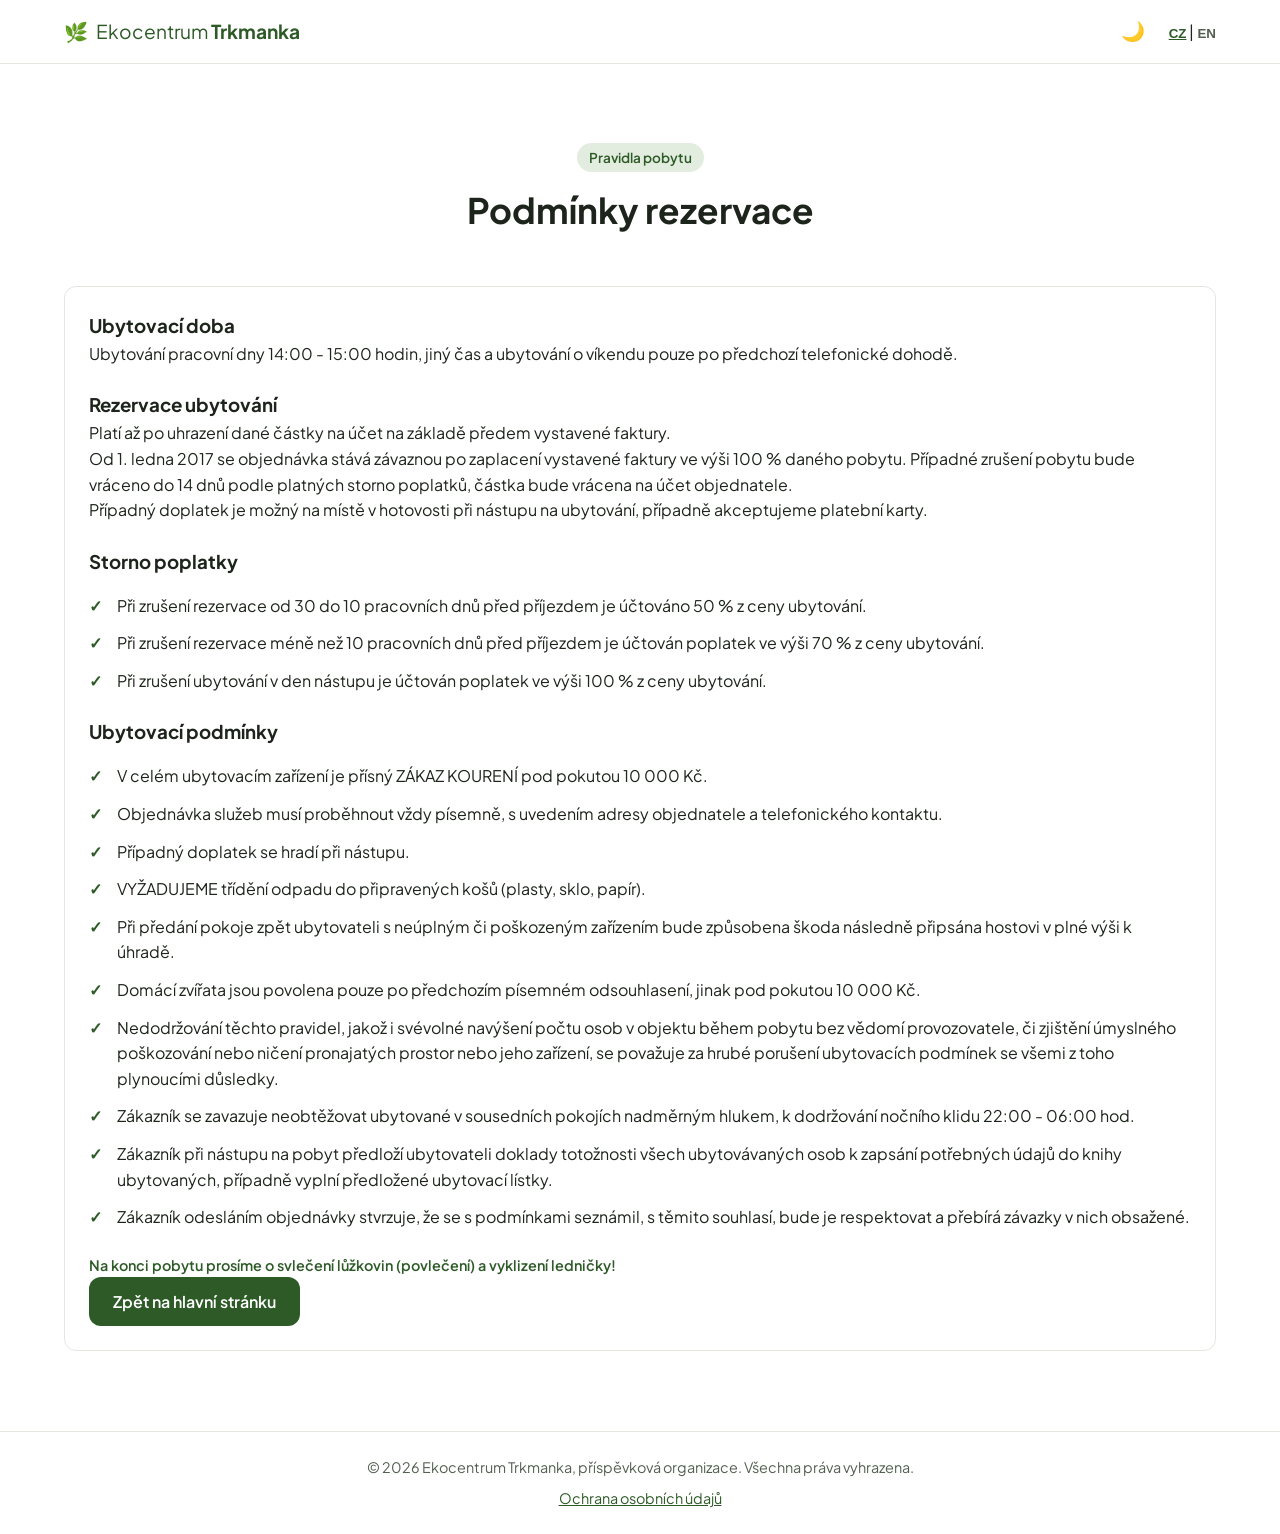
<file: podminky_ubytovani.html>
<!DOCTYPE html>
<html lang="cs">
<head>
    <meta charset="UTF-8">
    <meta name="viewport" content="width=device-width, initial-scale=1.0, viewport-fit=cover">
    <title data-cz="Ochrana osobních údajů | Ekocentrum Trkmanka" data-en="Privacy Policy | Ekocentrum Trkmanka">Ochrana osobních údajů | Ekocentrum Trkmanka</title>
    <link rel="stylesheet" href="style.css">
    <link rel="preconnect" href="https://fonts.googleapis.com">
    <link rel="preconnect" href="https://fonts.gstatic.com" crossorigin>
    <link href="https://fonts.googleapis.com/css2?family=Plus+Jakarta+Sans:wght@400;500;600;700&display=swap" rel="stylesheet">
</head>
<body>

    <!-- NAVIGACE -->
    <header class="navbar">
        <div class="container nav-container">
            <a href="index.html" class="brand-logo">
                <span class="logo-icon">🌿</span>
                <span class="logo-text">Ekocentrum <strong>Trkmanka</strong></span>
            </a>

            <div class="nav-actions">
                <button id="themeToggle" class="theme-toggle-btn" title="Přepnout tmavý/světlý režim">🌙</button>
                <div class="lang-switch">
                    <button id="lang-cz" class="lang-btn active">CZ</button>
                    <span class="divider">|</span>
                    <button id="lang-en" class="lang-btn">EN</button>
                </div>
            </div>
        </div>
    </header>

    <!-- SEKCE PODMÍNKY REZERVACE -->
    <section id="podminky-rezervace" class="section">
        <div class="container">
            <div class="section-header">
                <span class="badge" data-cz="Pravidla pobytu" data-en="Stay Rules">Pravidla pobytu</span>
                <h2 data-cz="Podmínky rezervace" data-en="Reservation Conditions">Podmínky rezervace</h2>
            </div>

            <div class="card-content">
                <h3 class="mb-2" data-cz="Ubytovací doba" data-en="Accommodation Hours">Ubytovací doba</h3>
                <p class="mb-4" data-cz="Ubytování pracovní dny 14:00 - 15:00 hodin, jiný čas a ubytování o víkendu pouze po předchozí telefonické dohodě." data-en="Accommodation on workdays 14:00 - 15:00, different times and weekend accommodation only by prior telephone agreement.">
                    Ubytování pracovní dny 14:00 - 15:00 hodin, jiný čas a ubytování o víkendu pouze po předchozí telefonické dohodě.
                </p>

                <h3 class="mb-2" data-cz="Rezervace ubytování" data-en="Accommodation Reservation">Rezervace ubytování</h3>
                <p class="mb-2" data-cz="Platí až po uhrazení dané částky na účet na základě předem vystavené faktury." data-en="Valid only after paying the given amount to the account based on a pre-issued invoice.">
                    Platí až po uhrazení dané částky na účet na základě předem vystavené faktury.
                </p>
                <p class="mb-2" data-cz="Od 1. ledna 2017 se objednávka stává závaznou po zaplacení vystavené faktury ve výši 100 % daného pobytu. Případné zrušení pobytu bude vráceno do 14 dnů podle platných storno poplatků, částka bude vrácena na účet objednatele." data-en="From January 1, 2017, the order becomes binding after paying the issued invoice amounting to 100% of the given stay. Any cancellation will be refunded within 14 days according to valid cancellation fees to the client's account.">
                    Od 1. ledna 2017 se objednávka stává závaznou po zaplacení vystavené faktury ve výši 100 % daného pobytu. Případné zrušení pobytu bude vráceno do 14 dnů podle platných storno poplatků, částka bude vrácena na účet objednatele.
                </p>
                <p class="mb-4" data-cz="Případný doplatek je možný na místě v hotovosti při nástupu na ubytování, případně akceptujeme platební karty." data-en="Possible surcharge is possible on site in cash upon arrival, or we accept payment cards.">
                    Případný doplatek je možný na místě v hotovosti při nástupu na ubytování, případně akceptujeme platební karty.
                </p>

                <h3 class="mb-2" data-cz="Storno poplatky" data-en="Cancellation Fees">Storno poplatky</h3>
                <ul class="check-list mb-4">
                    <li data-cz="Při zrušení rezervace od 30 do 10 pracovních dnů před příjezdem je účtováno 50 % z ceny ubytování." data-en="Cancellation 30 to 10 business days before arrival: 50% of the accommodation price is charged.">
                        Při zrušení rezervace od 30 do 10 pracovních dnů před příjezdem je účtováno 50 % z ceny ubytování.
                    </li>
                    <li data-cz="Při zrušení rezervace méně než 10 pracovních dnů před příjezdem je účtován poplatek ve výši 70 % z ceny ubytování." data-en="Cancellation less than 10 business days before arrival: a fee of 70% of the accommodation price is charged.">
                        Při zrušení rezervace méně než 10 pracovních dnů před příjezdem je účtován poplatek ve výši 70 % z ceny ubytování.
                    </li>
                    <li data-cz="Při zrušení ubytování v den nástupu je účtován poplatek ve výši 100 % z ceny ubytování." data-en="Cancellation on the day of arrival: a fee of 100% of the accommodation price is charged.">
                        Při zrušení ubytování v den nástupu je účtován poplatek ve výši 100 % z ceny ubytování.
                    </li>
                </ul>

                <h3 class="mb-2" data-cz="Ubytovací podmínky" data-en="Accommodation Conditions">Ubytovací podmínky</h3>
                <ul class="check-list mb-4">
                    <li data-cz="V celém ubytovacím zařízení je přísný ZÁKAZ KOURENÍ pod pokutou 10 000 Kč." data-en="Strict SMOKING BAN in the entire accommodation facility under a penalty of 10,000 CZK.">
                        V celém ubytovacím zařízení je přísný ZÁKAZ KOUŘENÍ pod pokutou 10 000 Kč.
                    </li>
                    <li data-cz="Objednávka služeb musí proběhnout vždy písemně, s uvedením adresy objednatele a telefonického kontaktu." data-en="Service orders must always be in writing, specifying the client's address and telephone contact.">
                        Objednávka služeb musí proběhnout vždy písemně, s uvedením adresy objednatele a telefonického kontaktu.
                    </li>
                    <li data-cz="Případný doplatek se hradí při nástupu." data-en="Any surcharge is paid upon arrival.">
                        Případný doplatek se hradí při nástupu.
                    </li>
                    <li data-cz="VYŽADUJEME třídění odpadu do připravených košů (plasty, sklo, papír)." data-en="WE REQUIRE waste sorting into prepared bins (plastics, glass, paper).">
                        VYŽADUJEME třídění odpadu do připravených košů (plasty, sklo, papír).
                    </li>
                    <li data-cz="Při předání pokoje zpět ubytovateli s neúplným či poškozeným zařízením bude způsobena škoda následně připsána hostovi v plné výši k úhradě." data-en="Returning the room with incomplete or damaged equipment will result in full compensation charged to the guest.">
                        Při předání pokoje zpět ubytovateli s neúplným či poškozeným zařízením bude způsobena škoda následně připsána hostovi v plné výši k úhradě.
                    </li>
                    <li data-cz="Domácí zvířata jsou povolena pouze po předchozím písemném odsouhlasení, jinak pod pokutou 10 000 Kč." data-en="Pets are allowed only with prior written agreement, otherwise subject to a penalty of 10,000 CZK.">
                        Domácí zvířata jsou povolena pouze po předchozím písemném odsouhlasení, jinak pod pokutou 10 000 Kč.
                    </li>
                    <li data-cz="Nedodržování těchto pravidel, jakož i svévolné navýšení počtu osob v objektu během pobytu bez vědomí provozovatele, či zjištění úmyslného poškozování nebo ničení pronajatých prostor nebo jeho zařízení, se považuje za hrubé porušení ubytovacích podmínek se všemi z toho plynoucími důsledky." data-en="Failure to comply with these rules, arbitrary increase of persons, or intentional damage is considered a gross violation of conditions with all consequences.">
                        Nedodržování těchto pravidel, jakož i svévolné navýšení počtu osob v objektu během pobytu bez vědomí provozovatele, či zjištění úmyslného poškozování nebo ničení pronajatých prostor nebo jeho zařízení, se považuje za hrubé porušení ubytovacích podmínek se všemi z toho plynoucími důsledky.
                    </li>
                    <li data-cz="Zákazník se zavazuje neobtěžovat ubytované v sousedních pokojích nadměrným hlukem, k dodržování nočního klidu 22:00 - 06:00 hod." data-en="The customer undertakes not to disturb accommodated guests in neighboring rooms with excessive noise, and to observe night quiet hours from 22:00 to 06:00.">
                        Zákazník se zavazuje neobtěžovat ubytované v sousedních pokojích nadměrným hlukem, k dodržování nočního klidu 22:00 - 06:00 hod.
                    </li>
                    <li data-cz="Zákazník při nástupu na pobyt předloží ubytovateli doklady totožnosti všech ubytovávaných osob k zapsání potřebných údajů do knihy ubytovaných, případně vyplní předložené ubytovací lístky." data-en="Upon arrival, the customer presents ID documents of all accommodated persons for registration, or fills out registration slips.">
                        Zákazník při nástupu na pobyt předloží ubytovateli doklady totožnosti všech ubytovávaných osob k zapsání potřebných údajů do knihy ubytovaných, případně vyplní předložené ubytovací lístky.
                    </li>
                    <li data-cz="Zákazník odesláním objednávky stvrzuje, že se s podmínkami seznámil, s těmito souhlasí, bude je respektovat a přebírá závazky v nich obsažené." data-en="By sending the order, the customer confirms that they have familiarized themselves with the conditions, agree with them, will respect them, and assume the obligations contained therein.">
                        Zákazník odesláním objednávky stvrzuje, že se s podmínkami seznámil, s těmito souhlasí, bude je respektovat a přebírá závazky v nich obsažené.
                    </li>
                </ul>

                <p class="discount-note mt-3" data-cz="Na konci pobytu prosíme o svlečení lůžkovin (povlečení) a vyklizení ledničky!" data-en="At the end of your stay, please strip the bed linens and clean out the fridge!">
                    <em>Na konci pobytu prosíme o svlečení lůžkovin (povlečení) a vyklizení ledničky!</em>
                </p>

                <a href="index.html" class="btn btn-primary" data-cz="Zpět na hlavní stránku" data-en="Back to main page">Zpět na hlavní stránku</a>
            </div>
        </div>
    </section>

    <!-- FOOTER -->
    <footer class="footer">
        <div class="container footer-content">
            <p data-cz="&copy; 2026 Ekocentrum Trkmanka, příspěvková organizace. Všechna práva vyhrazena." data-en="&copy; 2026 Ekocentrum Trkmanka, allowance organization. All rights reserved.">&copy; 2026 Ekocentrum Trkmanka, příspěvková organizace. Všechna práva vyhrazena.</p>
            <p class="mt-2"><a href="privacy.html" class="footer-link" data-cz="Ochrana osobních údajů" data-en="Privacy Policy">Ochrana osobních údajů</a></p>
        </div>
    </footer>

    <script src="script.js"></script>
</body>
</html>
</file>
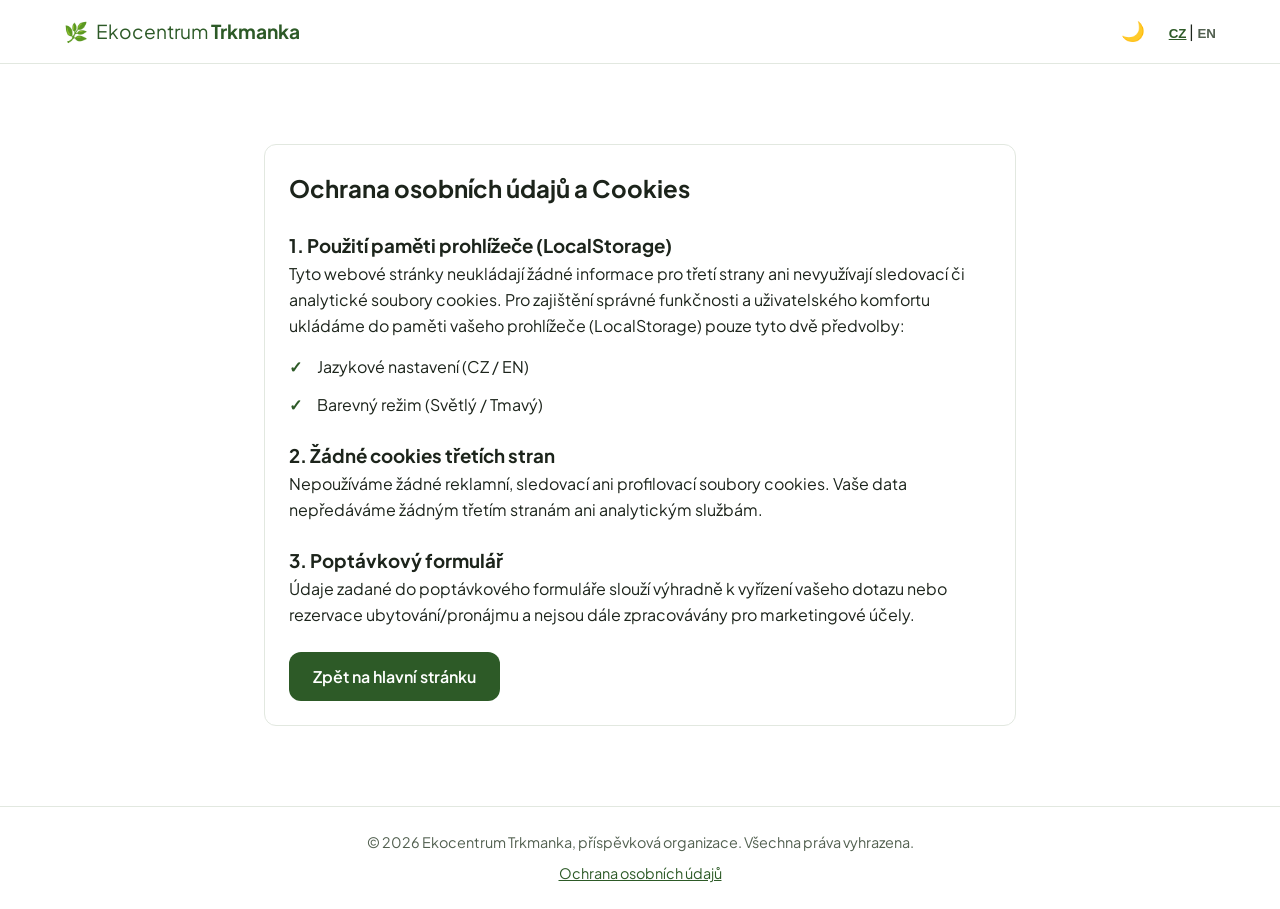
<file: privacy.html>
<!DOCTYPE html>
<html lang="cs">
<head>
    <meta charset="UTF-8">
    <meta name="viewport" content="width=device-width, initial-scale=1.0, viewport-fit=cover">
    <title data-cz="Ochrana osobních údajů | Ekocentrum Trkmanka" data-en="Privacy Policy | Ekocentrum Trkmanka">Ochrana osobních údajů | Ekocentrum Trkmanka</title>
    <link rel="stylesheet" href="style.css">
    <link rel="preconnect" href="https://fonts.googleapis.com">
    <link rel="preconnect" href="https://fonts.gstatic.com" crossorigin>
    <link href="https://fonts.googleapis.com/css2?family=Plus+Jakarta+Sans:wght@400;500;600;700&display=swap" rel="stylesheet">
</head>
<body>

    <!-- NAVIGACE -->
    <header class="navbar">
        <div class="container nav-container">
            <a href="index.html" class="brand-logo">
                <span class="logo-icon">🌿</span>
                <span class="logo-text">Ekocentrum <strong>Trkmanka</strong></span>
            </a>

            <div class="nav-actions">
                <button id="themeToggle" class="theme-toggle-btn" title="Přepnout tmavý/světlý režim">🌙</button>
                <div class="lang-switch">
                    <button id="lang-cz" class="lang-btn active">CZ</button>
                    <span class="divider">|</span>
                    <button id="lang-en" class="lang-btn">EN</button>
                </div>
            </div>
        </div>
    </header>

    <!-- OBSAH PRIVACY POLICY -->
    <section class="section">
        <div class="container" style="max-width: 800px;">
            <div class="card-content">
                <h1 class="mb-4" data-cz="Ochrana osobních údajů a Cookies" data-en="Privacy Policy & Cookies">Ochrana osobních údajů a Cookies</h1>

                <h3 class="mt-4 mb-2" data-cz="1. Použití paměti prohlížeče (LocalStorage)" data-en="1. Use of Browser Local Storage">1. Použití paměti prohlížeče (LocalStorage)</h3>
                <p class="mb-3" data-cz="Tyto webové stránky neukládají žádné informace pro třetí strany ani nevyužívají sledovací či analytické soubory cookies. Pro zajištění správné funkčnosti a uživatelského komfortu ukládáme do paměti vašeho prohlížeče (LocalStorage) pouze tyto dvě předvolby:" data-en="This website does not store any third-party information and does not use tracking or analytical cookies. To ensure proper functionality and user comfort, we only store the following two preferences in your browser's LocalStorage:">
                    Tyto webové stránky neukládají žádné informace pro třetí strany ani nevyužívají sledovací či analytické soubory cookies. Pro zajištění správné funkčnosti a uživatelského komfortu ukládáme do paměti vašeho prohlížeče (LocalStorage) pouze tyto dvě předvolby:
                </p>
                <ul class="check-list mb-4">
                    <li data-cz="Jazykové nastavení (CZ / EN)" data-en="Language preference (CZ / EN)">Jazykové nastavení (CZ / EN)</li>
                    <li data-cz="Barevný režim (Světlý / Tmavý)" data-en="Color theme preference (Light / Dark)">Barevný režim (Světlý / Tmavý)</li>
                </ul>

                <h3 class="mt-4 mb-2" data-cz="2. Žádné cookies třetích stran" data-en="2. No Third-Party Cookies">2. Žádné cookies třetích stran</h3>
                <p class="mb-3" data-cz="Nepoužíváme žádné reklamní, sledovací ani profilovací soubory cookies. Vaše data nepředáváme žádným třetím stranám ani analytickým službám." data-en="We do not use any advertising, tracking, or profiling cookies. We do not transfer your data to any third parties or analytics services.">
                    Nepoužíváme žádné reklamní, sledovací ani profilovací soubory cookies. Vaše data nepředáváme žádným třetím stranám ani analytickým službám.
                </p>

                <h3 class="mt-4 mb-2" data-cz="3. Poptávkový formulář" data-en="3. Inquiry Form">3. Poptávkový formulář</h3>
                <p class="mb-4" data-cz="Údaje zadané do poptávkového formuláře slouží výhradně k vyřízení vašeho dotazu nebo rezervace ubytování/pronájmu a nejsou dále zpracovávány pro marketingové účely." data-en="Data entered into the inquiry form is used exclusively to respond to your inquiry or reservation request and is not processed for marketing purposes.">
                    Údaje zadané do poptávkového formuláře slouží výhradně k vyřízení vašeho dotazu nebo rezervace ubytování/pronájmu a nejsou dále zpracovávány pro marketingové účely.
                </p>

                <a href="index.html" class="btn btn-primary" data-cz="Zpět na hlavní stránku" data-en="Back to main page">Zpět na hlavní stránku</a>
            </div>
        </div>
    </section>

    <!-- FOOTER -->
    <footer class="footer">
        <div class="container footer-content">
            <p data-cz="&copy; 2026 Ekocentrum Trkmanka, příspěvková organizace. Všechna práva vyhrazena." data-en="&copy; 2026 Ekocentrum Trkmanka, allowance organization. All rights reserved.">&copy; 2026 Ekocentrum Trkmanka, příspěvková organizace. Všechna práva vyhrazena.</p>
            <p class="mt-2"><a href="privacy.html" class="footer-link" data-cz="Ochrana osobních údajů" data-en="Privacy Policy">Ochrana osobních údajů</a></p>
        </div>
    </footer>

    <script src="script.js"></script>
</body>
</html>
</file>
<file: style.css>
:root {
    --primary: #2d5a27;
    --primary-hover: #1e3d1a;
    --accent: #87a96b;
    --bg-light: #f7f9f6;
    --text-dark: #1c241b;
    --text-muted: #526050;
    --white: #ffffff;
    --border: #e2e8e0;
    --radius: 12px;
    --transition: all 0.3s ease;
}

* { margin: 0; padding: 0; box-sizing: border-box; }
html { scroll-behavior: smooth; font-family: 'Plus Jakarta Sans', sans-serif; color: var(--text-dark); background: var(--white); }
body { line-height: 1.6; background-color: var(--white); color: var(--text-dark); }
.container { max-width: 1200px; margin: 0 auto; padding: 0 24px; }

/* NAVIGACE */
.navbar { position: sticky; top: 0; background: rgba(255,255,255,0.95); backdrop-filter: blur(8px); border-bottom: 1px solid var(--border); z-index: 1000; padding: 16px 0; }
.nav-container { display: flex; justify-content: space-between; align-items: center; }
.brand-logo { display: flex; align-items: center; gap: 8px; text-decoration: none; color: var(--primary); font-size: 1.2rem; }
.nav-menu { display: flex; gap: 24px; }
.nav-menu a { text-decoration: none; color: var(--text-dark); font-weight: 500; transition: var(--transition); }
.nav-menu a:hover { color: var(--primary); }
.nav-actions { display: flex; align-items: center; gap: 16px; }
.lang-btn { background: none; border: none; cursor: pointer; color: var(--text-muted); font-weight: 600; }
.lang-btn.active { color: var(--primary); text-decoration: underline; }
.menu-toggle { display: none; background: none; border: none; cursor: pointer; flex-direction: column; gap: 5px; }
.menu-toggle span { width: 24px; height: 2px; background: var(--text-dark); }

/* GRID LAYOUTY & PRVKY SEKCE */
.section { padding: 80px 0; }
.bg-light { background-color: var(--bg-light); }
.section-header { text-align: center; max-width: 650px; margin: 0 auto 48px auto; }
.section-header h2 { font-size: 2.2rem; margin: 12px 0; color: var(--text-dark); }

.grid-2 { display: grid; grid-template-columns: 1fr 1fr; gap: 48px; align-items: center; }
.grid-3 { display: grid; grid-template-columns: repeat(3, 1fr); gap: 32px; }

/* KARTY & OBRÁZKY */
.img-placeholder { width: 100%; height: 380px; background: #e0e6df; border-radius: var(--radius); display: flex; align-items: center; justify-content: center; object-fit: cover; }
.img-placeholder-sm { width: 100%; height: 200px; background: #e0e6df; border-radius: var(--radius) var(--radius) 0 0; object-fit: cover; }

.card-content { background: var(--white); padding: 24px; border-radius: var(--radius); border: 1px solid var(--border); color: var(--text-dark); }

.feature-card { background: var(--white); border-radius: var(--radius); border: 1px solid var(--border); overflow: hidden; padding-bottom: 24px; }
.feature-card h3, .feature-card p { padding: 0 20px; }
.feature-card h3 { margin-top: 16px; font-size: 1.25rem; }

.check-list { list-style: none; margin-top: 16px; }
.check-list li { margin-bottom: 12px; position: relative; padding-left: 28px; color: var(--text-dark); }
.check-list li::before { content: "✓"; position: absolute; left: 0; color: var(--primary); font-weight: bold; }

.check-list-2col {
    list-style: none;
    margin-top: 16px;
    display: grid;
    grid-template-columns: repeat(2, 1fr);
    gap: 12px 24px;
}
.check-list-2col li { position: relative; padding-left: 28px; color: var(--text-dark); }
.check-list-2col li::before { content: "✓"; position: absolute; left: 0; color: var(--primary); font-weight: bold; }

/* TABULKY A CENÍKY */
.price-box { background: var(--white); padding: 24px; border-radius: var(--radius); border: 1px solid var(--border); color: var(--text-dark); }
.price-box h3 { color: var(--text-dark); }
.price-table { width: 100%; border-collapse: collapse; margin-top: 16px; }
.price-table th, .price-table td { text-align: left; padding: 10px; border-bottom: 1px solid var(--border); font-size: 0.95rem; color: var(--text-dark); }
.price-table th { background: var(--bg-light); color: var(--primary); }

.room-link { color: var(--primary); text-decoration: underline; cursor: pointer; font-weight: bold; }
.room-link:hover { color: var(--primary-hover); }

.badge { background: #e2ede0; color: var(--primary); padding: 6px 12px; border-radius: 20px; font-size: 0.85rem; font-weight: 600; }
.badge-sm { font-size: 0.75rem; color: #c0392b; background: #fdf2e9; padding: 2px 8px; border-radius: 4px; margin-left: 8px; }
.discount-note { font-weight: 600; color: var(--primary); font-size: 0.9rem; }

/* POMOCNÉ TŘÍDY (UTILITIES) */
.border-top { border-top: 1px solid var(--border); }
.pt-4 { padding-top: 24px; }
.mt-2 { margin-top: 8px; } .mt-4 { margin-top: 24px; } .mb-3 { margin-bottom: 16px; } .mb-4 { margin-bottom: 24px; }
.small-text { font-size: 0.85rem; color: var(--text-muted); }
.w-100 { width: 100%; }

/* FORMULÁŘ & KONTAKTY */
.contact-grid { display: grid; grid-template-columns: 1fr 1fr; gap: 48px; }
.contact-info h2, .contact-info p { color: var(--text-dark); }
.contact-list { list-style: none; margin-top: 20px; display: flex; flex-direction: column; gap: 12px; }
.contact-list li { color: var(--text-dark); }
.contact-box { background: var(--white); padding: 32px; border-radius: var(--radius); border: 1px solid var(--border); color: var(--text-dark); }
.form-group { margin-bottom: 16px; }
.form-group input, .form-group textarea { 
    width: 100%; 
    padding: 12px; 
    border: 1px solid var(--border); 
    border-radius: 8px; 
    font-family: inherit; 
    background-color: var(--white);
    color: var(--text-dark);
}
.form-group input::placeholder, .form-group textarea::placeholder {
    color: var(--text-muted);
}
.btn { display: inline-block; padding: 12px 24px; border-radius: var(--radius); text-decoration: none; font-weight: 600; border: none; cursor: pointer; }
.btn-primary { background: var(--primary); color: #ffffff; }
.btn-primary:hover { background: var(--primary-hover); }
.footer { padding: 24px 0; text-align: center; font-size: 0.9rem; border-top: 1px solid var(--border); color: var(--text-muted); background-color: var(--white); }

/* MODÁLNÍ OKNA (GALERIE & TEXTY) */
.modal {
    display: none;
    position: fixed;
    top: 0; left: 0;
    width: 100%; height: 100%;
    background: rgba(0, 0, 0, 0.85);
    z-index: 2000;
    justify-content: center; align-items: center;
    padding: 20px;
}
.modal-content {
    background: var(--white);
    padding: 24px;
    border-radius: var(--radius);
    max-width: 850px; width: 100%;
    position: relative;
    color: var(--text-dark);
}
.close-modal {
    position: absolute;
    top: 15px; right: 25px;
    font-size: 36px; color: #ffffff;
    cursor: pointer; z-index: 2001;
}

/* Galerie fotek pokojů */
.main-image-container {
    width: 100%;
    height: 480px;
    margin: 16px 0;
    background: #1e1e1e;
    border-radius: 8px;
    overflow: hidden;
    display: flex;
    justify-content: center;
    align-items: center;
}
.main-gallery-img {
    max-width: 100%;
    max-height: 100%;
    width: auto;
    height: auto;
    object-fit: contain;
}
.thumbnails-row { display: flex; gap: 12px; overflow-x: auto; padding-bottom: 8px; }
.thumb-img {
    width: 90px; height: 65px;
    object-fit: cover; border-radius: 6px;
    cursor: pointer; opacity: 0.6;
    border: 2px solid transparent; transition: all 0.2s ease; flex-shrink: 0;
}
.thumb-img:hover { opacity: 0.9; }
.thumb-img.active { opacity: 1; border-color: var(--primary); }

.info-modal-box {
    max-width: 550px;
    padding: 32px;
}

.info-modal-body {
    margin-top: 16px;
    font-size: 1rem;
    line-height: 1.6;
    color: var(--text-dark);
}

.contact-card-info {
    margin-top: 20px;
    padding: 20px;
    background: var(--bg-light);
    border-radius: var(--radius);
    border-left: 4px solid var(--primary);
}

.contact-card-info h4 {
    margin-bottom: 12px;
    color: var(--primary);
    font-size: 1.1rem;
}

.info-contact-list {
    list-style: none;
    display: flex;
    flex-direction: column;
    gap: 8px;
}

.info-contact-list a {
    color: var(--primary);
    text-decoration: underline;
    font-weight: 500;
}

.info-contact-list a:hover {
    color: var(--primary-hover);
}

/* RESPONSIVITA */
@media (max-width: 850px) {
    .grid-2, .grid-3, .contact-grid { grid-template-columns: 1fr; }
    .nav-menu { display: none; }
    .menu-toggle { display: flex; }
}
@media (max-width: 600px) {
    .check-list-2col { grid-template-columns: 1fr; }
    .main-image-container { height: 260px; }
}

/* Úpravy pro podrobné texty v Sokolovně */
#sokolovna .price-table td {
    padding: 12px 10px;
    vertical-align: top;
}

#sokolovna .check-list li {
    font-size: 0.95rem;
    color: var(--text-dark);
}

/* SPECIFICKÉ PROMĚNNÉ A OPRAVY PRO TMAVÝ REŽIM */
body.dark-theme {
    --primary: #6cc05d;
    --primary-hover: #82d473;
    --accent: #87a96b;
    --bg-light: #161c15;
    --text-dark: #f0f4ef;
    --text-muted: #a8b8a5;
    --white: #222b21;
    --border: #354433;
}

body.dark-theme .navbar {
    background: rgba(34, 43, 33, 0.95);
}

body.dark-theme .form-group input, 
body.dark-theme .form-group textarea {
    background-color: #1a2219;
    color: #ffffff;
    border-color: #354433;
}

body.dark-theme .btn-primary {
    color: #161c15;
    font-weight: 700;
}

body.dark-theme .badge {
    background: #2e3d2c;
    color: #82d473;
}

/* TLAČÍTKO PRO TMAVÝ REŽIM */
.theme-toggle-btn {
    background: none;
    border: none;
    font-size: 1.2rem;
    cursor: pointer;
    padding: 4px 8px;
    border-radius: 6px;
    transition: var(--transition);
}

.theme-toggle-btn:hover {
    background: var(--bg-light);
}

/* COOKIE BANNER */
.cookie-banner {
    display: none;
    position: fixed;
    bottom: 20px;
    left: 20px;
    right: 20px;
    max-width: 600px;
    margin: 0 auto;
    background: var(--white);
    border: 1px solid var(--border);
    border-radius: var(--radius);
    padding: 20px;
    box-shadow: 0 10px 30px rgba(0, 0, 0, 0.4);
    z-index: 3000;
}

.cookie-content {
    display: flex;
    flex-direction: column;
    gap: 16px;
}

.cookie-content p {
    font-size: 0.9rem;
    color: var(--text-dark);
}

.cookie-buttons {
    display: flex;
    gap: 12px;
    justify-content: flex-end;
}

.btn-sm {
    padding: 8px 16px;
    font-size: 0.85rem;
}

.btn-outline {
    background: transparent;
    border: 1px solid var(--border);
    color: var(--text-dark);
}

.btn-outline:hover {
    background: var(--bg-light);
}

.footer-link {
    color: var(--primary);
    text-decoration: underline;
}

.footer-link:hover {
    color: var(--primary-hover);
}

.contact-list .social-item {
    margin-top: 1rem;
    list-style: none;
}

.social-link {
    display: inline-flex;
    align-items: center;
    gap: 10px;
    color: inherit;
    text-decoration: none;
    font-weight: 500;
    transition: color 0.2s ease;
}

.social-link:hover {
    color: var(--primary-color, #2563eb); 
}

.social-icon {
    width: 22px;
    height: 22px;
    fill: #1877f2; /* Klasická Facebooková modrá barva */
    transition: transform 0.2s ease;
}

.social-link:hover .social-icon {
    transform: scale(1.1);
}

/* Styl pro kontejner rozbalovacího menu */
.nav-menu .dropdown {
    position: relative;
    display: inline-block;
}

/* Skrytí samotného rozbalovacího boxu ve výchozím stavu */
.nav-menu .dropdown-menu {
    display: none;
    position: absolute;
    top: 100%;
    left: 0;
    background-color: var(--bg-card, #ffffff);
    min-width: 180px;
    box-shadow: 0 8px 16px rgba(0, 0, 0, 0.1);
    border-radius: 6px;
    padding: 8px 0;
    z-index: 1000;
    flex-direction: column;
}

/* Zobrazení menu při najetí myši (pro počítače) */
.nav-menu .dropdown:hover .dropdown-menu {
    display: flex;
}

/* Vzhled odkazů uvnitř rozbalovacího menu */
.nav-menu .dropdown-menu a {
    padding: 10px 16px;
    color: var(--text-color, #333);
    white-space: nowrap;
    text-decoration: none;
    transition: background-color 0.2s ease;
}

.nav-menu .dropdown-menu a:hover {
    background-color: rgba(0, 0, 0, 0.05);
    color: var(--primary-color, #2563eb);
}

/* Podpora pro tmavý režim (pokud web používá [data-theme="dark"]) */
[data-theme="dark"] .nav-menu .dropdown-menu {
    background-color: #1e293b;
    box-shadow: 0 8px 16px rgba(0, 0, 0, 0.4);
}

[data-theme="dark"] .nav-menu .dropdown-menu a {
    color: #f1f5f9;
}

[data-theme="dark"] .nav-menu .dropdown-menu a:hover {
    background-color: rgba(255, 255, 255, 0.05);
}

/* --- VYLEPŠENÉ HLAVNÍ MENU A DROPDOWN --- */

.nav-menu { 
    display: flex; 
    gap: 20px; 
    align-items: center; 
}

.nav-menu > a, 
.nav-menu .dropdown-toggle { 
    text-decoration: none; 
    color: var(--text-dark); 
    font-weight: 500; 
    transition: var(--transition); 
    padding: 8px 0;
    white-space: nowrap; /* Zabrání nechtěnému zalamování textu a šipky */
}

.nav-menu > a:hover, 
.nav-menu .dropdown:hover .dropdown-toggle { 
    color: var(--primary); 
}

/* Styl pro kontejner rozbalovacího menu */
.nav-menu .dropdown {
    position: relative;
    display: inline-block;
}

/* Styl rozbalovacího boxu */
.nav-menu .dropdown-menu {
    display: none;
    position: absolute;
    top: 100%;
    left: 0;
    background-color: var(--white);
    min-width: 180px;
    box-shadow: 0 10px 25px rgba(0, 0, 0, 0.1);
    border: 1px solid var(--border);
    border-radius: var(--radius);
    padding: 8px 0;
    z-index: 1000;
    flex-direction: column;
}

/* Zobrazení menu při najetí myši */
.nav-menu .dropdown:hover .dropdown-menu {
    display: flex;
}

/* Vzhled odkazů uvnitř rozbalovacího menu */
.nav-menu .dropdown-menu a {
    padding: 10px 16px;
    color: var(--text-dark);
    white-space: nowrap;
    text-decoration: none;
    font-size: 0.95rem;
    transition: background-color 0.2s ease, color 0.2s ease;
}

.nav-menu .dropdown-menu a:hover {
    background-color: var(--bg-light);
    color: var(--primary);
}

/* Podpora pro tmavý režim (využívá vaši existující třídu body.dark-theme) */
body.dark-theme .nav-menu .dropdown-menu {
    background-color: var(--white);
    border-color: var(--border);
    box-shadow: 0 10px 25px rgba(0, 0, 0, 0.4);
}

body.dark-theme .nav-menu .dropdown-menu a {
    color: var(--text-dark);
}

body.dark-theme .nav-menu .dropdown-menu a:hover {
    background-color: var(--bg-light);
    color: var(--primary);
}

/* Styl pro aktivní položku v menu – zelené podtržení */
.nav-menu > a, 
.nav-menu .dropdown-toggle {
    position: relative;
}

/* Zelená linka, která se zobrazí pod aktivní položkou */
.nav-menu > a.active::after, 
.nav-menu .dropdown.active .dropdown-toggle::after {
    content: '';
    position: absolute;
    bottom: -4px;
    left: 0;
    width: 100%;
    height: 3px;
    background-color: var(--primary); /* Použije vaši zelenou barvu */
    border-radius: 2px;
    transition: var(--transition);
}

.camp-img-placeholder {
    height: 220px;
}

.camp-list {
    list-style: none;
    padding-left: 20px;
}

.card-btn-wrapper {
    padding: 0 20px;
}

.badge-warning {
    background: #fdf2e9;
    color: #c0392b;
}

.badge-success {
    background: #e2ede0;
    color: var(--primary);
}

.price-includes {
    margin-top: 20px;
    text-align: left;
    display: inline-block;
}

.price-list {
    list-style: none;
    padding-left: 0;
}

.price-list li {
    margin-bottom: 6px;
}

/* Oprava zobrazení obrázků v kartách táborů */
.feature-card {
    display: flex;
    flex-direction: column;
    overflow: hidden; /* Zajišťuje, že nic nepřeteče ven za rohy karty */
}

.card-img-wrapper {
    width: 100%;
    height: 220px; /* Jednotná výška obrázku v kartě */
    overflow: hidden;
    background: var(--bg-light);
}

.card-img-wrapper-tall {
    height: 280px;
}

.card-img {
    width: 100%;
    height: 100%;
    object-fit: cover; /* Obrázek se roztáhne a ořízne, aniž by se zkreslil */
    display: block;
}

.responsive-image {
    height: 320px;
}

.map-frame {
    width: 100%;
    height: 300px;
    border: 0;
}

/* Responzivní základy */
img,
iframe {
    max-width: 100%;
}

iframe {
    display: block;
}

.nav-container {
    position: relative;
}

.price-box {
    min-width: 0;
    overflow-x: auto;
}

.card-content,
.grid-2 > *,
.grid-3 > *,
.contact-grid > * {
    min-width: 0;
}

.card-content {
    overflow-x: auto;
}

.price-table {
    min-width: 520px;
}

.section-header h1,
.section-header h2 {
    overflow-wrap: anywhere;
}

@media (max-width: 1000px) {
    .nav-menu:not(.menu-open) {
        display: none !important;
    }

    .menu-toggle {
        display: flex !important;
    }

    .nav-menu.menu-open {
        display: flex !important;
        position: absolute;
        top: calc(100% + 1px);
        left: 0;
        width: 100%;
        max-height: calc(100vh - 80px);
        overflow-y: auto;
        flex-direction: column;
        align-items: stretch;
        gap: 4px;
        padding: 16px 24px 20px;
        background: var(--white);
        border-bottom: 1px solid var(--border);
        box-shadow: 0 10px 20px rgba(0, 0, 0, 0.1);
    }

    .nav-menu.menu-open > a,
    .nav-menu.menu-open .dropdown-toggle {
        display: block;
        padding: 10px 0;
    }

    .nav-menu.menu-open .dropdown-menu {
        position: static;
        min-width: 0;
        margin: 0 0 4px 12px;
        padding: 0 0 0 12px;
        border: 0;
        box-shadow: none;
        background: transparent;
    }

    .nav-menu.menu-open .dropdown.open .dropdown-menu {
        display: flex;
    }

    .grid-2,
    .grid-3,
    .contact-grid {
        grid-template-columns: minmax(0, 1fr);
    }
}

@media screen and (max-width: 1000px) {
    body {
        overflow-x: hidden;
    }
}

@media (max-width: 700px) {
    .container {
        padding-left: 16px;
        padding-right: 16px;
    }

    .navbar {
        padding: 12px 0;
    }

    .logo-text {
        font-size: 1rem;
    }

    .nav-actions {
        gap: 8px;
    }

    .section {
        padding: 48px 0;
    }

    .section-header {
        margin-bottom: 32px;
    }

    .section-header h2 {
        font-size: 1.75rem;
    }

    .card-content,
    .price-box,
    .contact-box {
        padding: 20px;
    }

    .check-list-2col {
        grid-template-columns: 1fr;
    }

    .main-image-container {
        height: min(60vh, 360px);
    }

    .responsive-image {
        height: min(55vw, 320px);
    }

    .card-img-wrapper-tall {
        height: min(55vw, 280px);
    }

    .map-frame {
        height: 260px;
    }

    .modal {
        padding: 12px;
    }

    .modal-content {
        padding: 18px;
    }

    .close-modal {
        top: 8px;
        right: 14px;
    }

    .cookie-banner {
        left: 12px;
        right: 12px;
        bottom: 12px;
        padding: 16px;
    }

    .cookie-buttons {
        flex-direction: column;
    }

    .cookie-buttons .btn {
        width: 100%;
    }
}

@media (max-width: 420px) {
    .brand-logo {
        gap: 4px;
    }

    .logo-icon {
        display: none;
    }

    .lang-switch {
        font-size: 0.9rem;
    }

    .theme-toggle-btn {
        padding-left: 4px;
        padding-right: 4px;
    }
}
</file>
